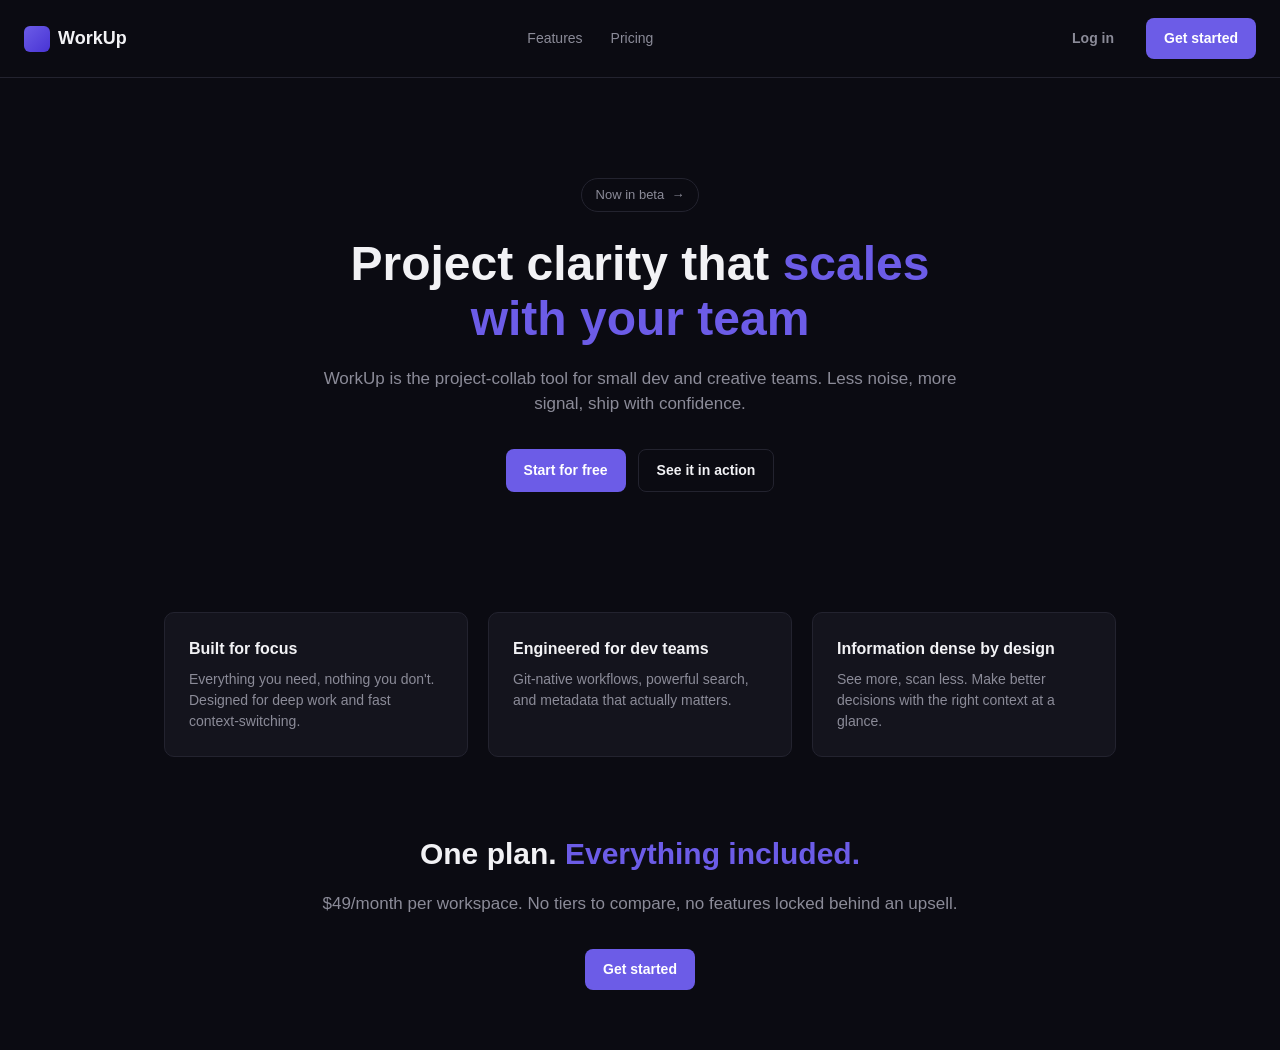
<file: app/frontend/static_files/index.html>
<!DOCTYPE html>
<html lang="en">
<head>
  <meta charset="UTF-8" />
  <meta name="viewport" content="width=device-width, initial-scale=1.0" />
  <title>WorkUp — Project clarity for small teams</title>
  <link rel="stylesheet" href="css/style.css" />
</head>
<body>

  <nav class="nav">
    <div class="nav-logo">
      <div class="nav-logo-mark"></div>
      WorkUp
    </div>
    <div class="nav-links">
      <a href="#features">Features</a>
      <a href="#pricing">Pricing</a>
    </div>
    <div class="nav-actions">
      <a href="login.html" class="btn btn-ghost">Log in</a>
      <a href="login.html" class="btn btn-primary">Get started</a>
    </div>
  </nav>

  <section class="hero">
    <span class="badge">Now in beta &nbsp;→</span>
    <h1>Project clarity that <span class="accent">scales with your team</span></h1>
    <p>WorkUp is the project-collab tool for small dev and creative teams. Less noise, more signal, ship with confidence.</p>
    <div class="hero-actions">
      <a href="login.html" class="btn btn-primary">Start for free</a>
      <a href="login.html" class="btn btn-outline">See it in action</a>
    </div>
  </section>

  <section class="features" id="features">
    <div class="feature-card">
      <h3>Built for focus</h3>
      <p>Everything you need, nothing you don't. Designed for deep work and fast context-switching.</p>
    </div>
    <div class="feature-card">
      <h3>Engineered for dev teams</h3>
      <p>Git-native workflows, powerful search, and metadata that actually matters.</p>
    </div>
    <div class="feature-card">
      <h3>Information dense by design</h3>
      <p>See more, scan less. Make better decisions with the right context at a glance.</p>
    </div>
  </section>

  <section class="hero" id="pricing" style="padding-top: 20px;">
    <h1 style="font-size: 30px;">One plan. <span class="accent">Everything included.</span></h1>
    <p>$49/month per workspace. No tiers to compare, no features locked behind an upsell.</p>
    <a href="login.html" class="btn btn-primary">Get started</a>
  </section>

</body>
</html>
</file>
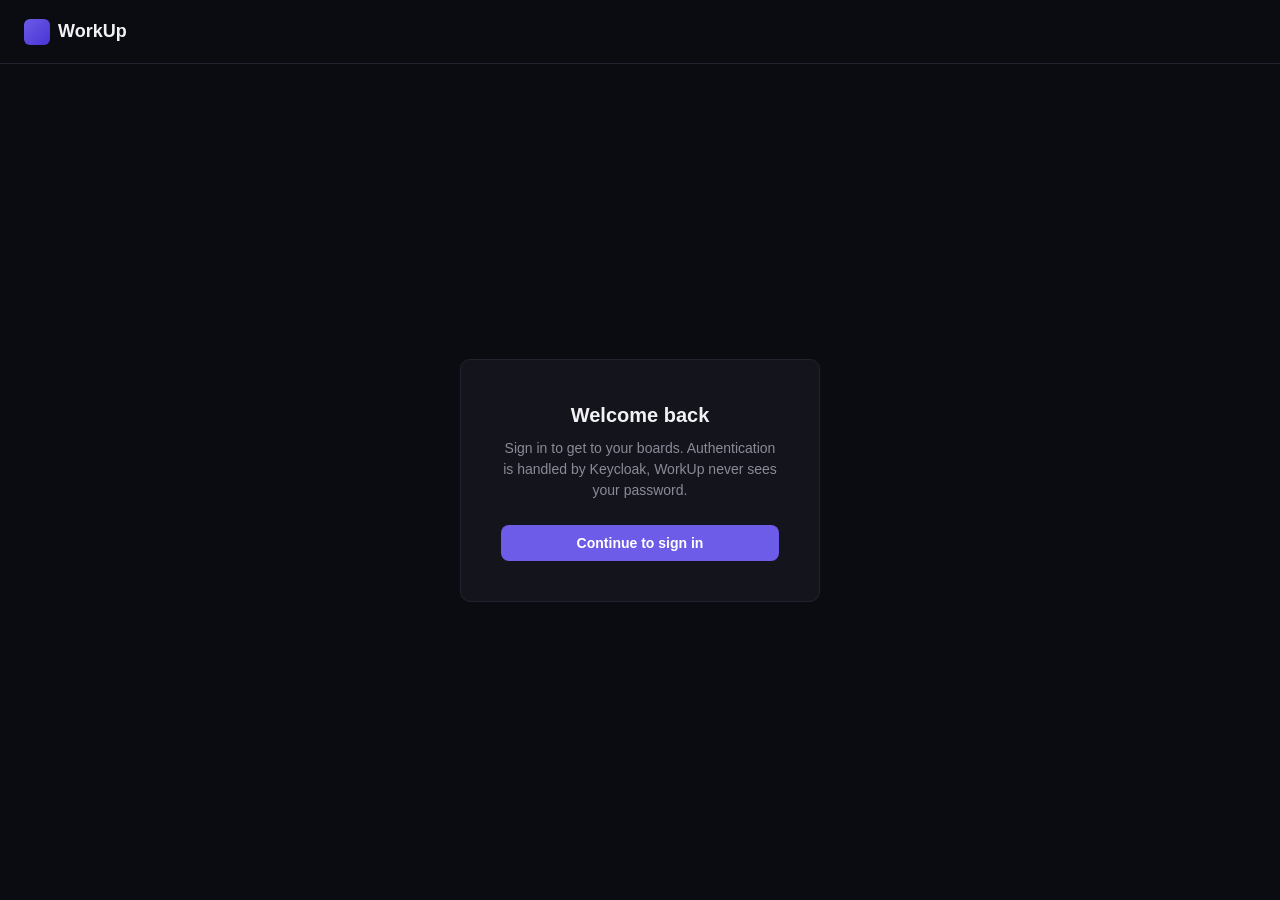
<file: app/frontend/static_files/dashboard.html>
<!DOCTYPE html>
<html lang="en">
<head>
  <meta charset="UTF-8" />
  <meta name="viewport" content="width=device-width, initial-scale=1.0" />
  <title>Board — WorkUp</title>
  <link rel="stylesheet" href="css/style.css" />
</head>
<body>

  <nav class="nav">
    <a href="index.html" class="nav-logo">
      <div class="nav-logo-mark"></div>
      WorkUp
    </a>
    <div class="nav-links">
      <a href="dashboard.html">Board</a>
      <a href="billing.html">Billing</a>
    </div>
    <div class="nav-actions">
      <button id="logout-btn" class="btn btn-ghost">Log out</button>
    </div>
  </nav>

  <div class="board-header">
    <div><strong>Acme Web Platform</strong> <span style="color: var(--text-muted);">/ Board</span></div>
  </div>

  <div class="board">
    <div class="column">
      <div class="column-title">Backlog <span class="count">3</span></div>
      <div class="task-card">API rate limiting middleware
        <div class="task-meta"><span>API · #2105</span><span>May 18</span></div>
      </div>
      <div class="task-card">Refactor auth flow
        <div class="task-meta"><span>SDK · #2101</span><span>May 16</span></div>
      </div>
      <div class="task-card">Add org-level roles
        <div class="task-meta"><span>Auth · #2098</span><span>May 15</span></div>
      </div>
    </div>
    <div class="column">
      <div class="column-title">In Progress <span class="count">2</span></div>
      <div class="task-card">Improve dashboard loading state
        <div class="task-meta"><span>Web · #2110</span><span>May 20</span></div>
      </div>
      <div class="task-card">Fix race condition in job scheduler
        <div class="task-meta"><span>Infra · #2107</span><span>May 19</span></div>
      </div>
    </div>
    <div class="column">
      <div class="column-title">In Review <span class="count">1</span></div>
      <div class="task-card">User settings permissions
        <div class="task-meta"><span>Web · #2104</span><span>May 17</span></div>
      </div>
    </div>
    <div class="column">
      <div class="column-title">Done <span class="count">2</span></div>
      <div class="task-card">Initial project setup
        <div class="task-meta"><span>Infra · #2095</span><span>May 13</span></div>
      </div>
      <div class="task-card">CI pipeline for PRs
        <div class="task-meta"><span>Infra · #2094</span><span>May 12</span></div>
      </div>
    </div>
  </div>

  <script src="js/config.js"></script>
  <script src="js/auth.js"></script>
  <script src="js/nav.js"></script>
  <script>
    (async () => {
      const session = await Auth.handleRedirect();
      if (!session) window.location.href = "login.html";
    })();
  </script>
</body>
</html>
</file>
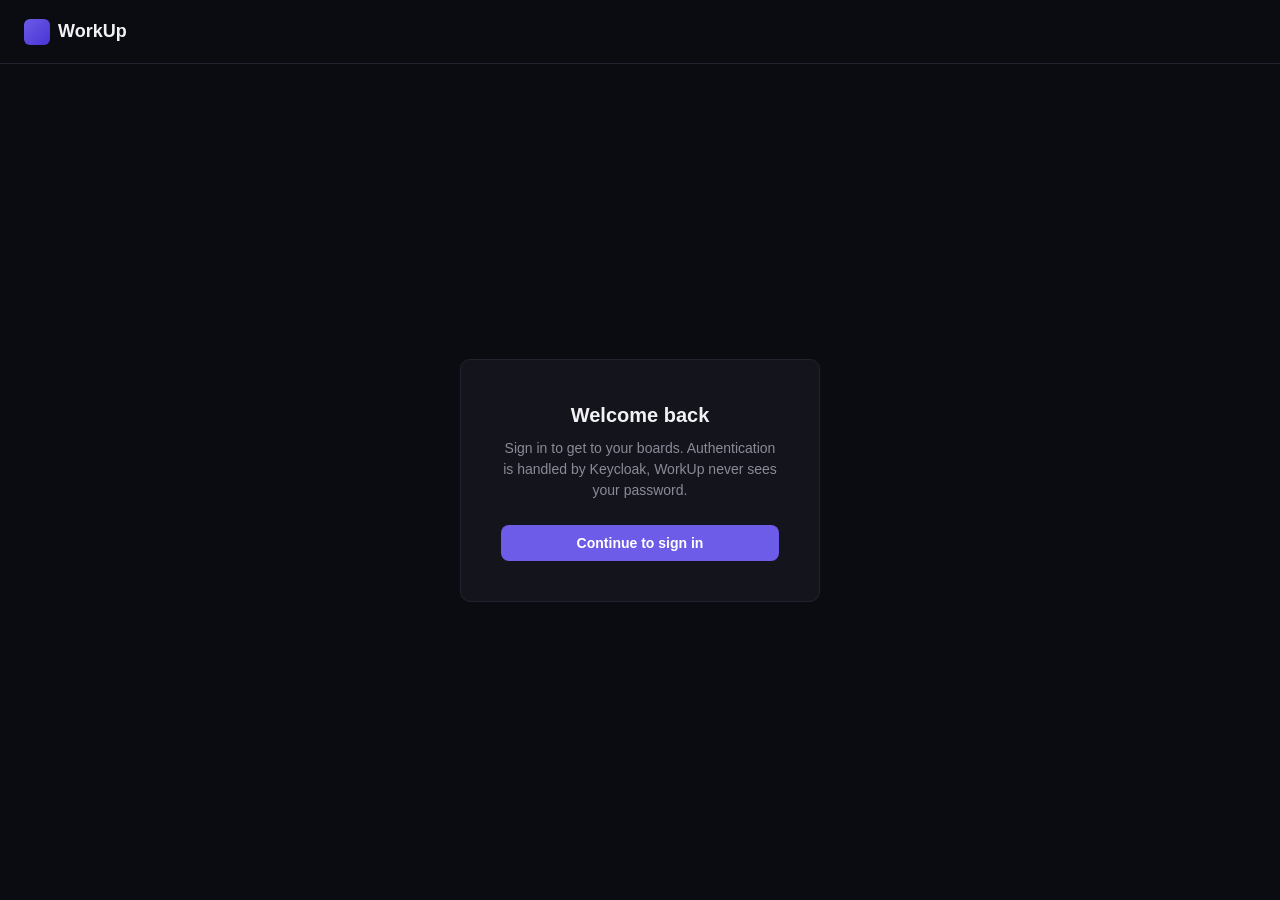
<file: app/frontend/static_files/login.html>
<!DOCTYPE html>
<html lang="en">
<head>
  <meta charset="UTF-8" />
  <meta name="viewport" content="width=device-width, initial-scale=1.0" />
  <title>Log in — WorkUp</title>
  <link rel="stylesheet" href="css/style.css" />
</head>
<body>

  <nav class="nav">
    <a href="index.html" class="nav-logo">
      <div class="nav-logo-mark"></div>
      WorkUp
    </a>
  </nav>

  <div class="auth-wrap">
    <div class="auth-card">
      <h2>Welcome back</h2>
      <p>Sign in to get to your boards. Authentication is handled by Keycloak, WorkUp never sees your password.</p>
      <button id="login-btn" class="btn btn-primary">Continue to sign in</button>
    </div>
  </div>

  <script src="js/config.js"></script>
  <script src="js/auth.js"></script>
  <script>
    document.getElementById("login-btn").addEventListener("click", () => Auth.login());
  </script>
</body>
</html>
</file>
<file: app/frontend/static_files/css/style.css>
/* ── WorkUp shared styles ─────────────────────────────────────────
   One file, one theme, CSS variables at the top so the whole look
   can be changed in one place. Deliberately plain: this project is
   not a design showcase, it's the frontend shell around a PCI DSS
   payment/auth architecture. */

:root {
  --bg: #0b0b12;
  --bg-elevated: #14141d;
  --border: #23232f;
  --text: #f2f2f5;
  --text-muted: #8b8b98;
  --accent: #6c5ce7;
  --accent-hover: #7c6cf0;
  --success: #34d399;
  --radius: 10px;
  --font: -apple-system, BlinkMacSystemFont, "Segoe UI", Inter, sans-serif;
}

* { box-sizing: border-box; margin: 0; padding: 0; }

body {
  background: var(--bg);
  color: var(--text);
  font-family: var(--font);
  line-height: 1.5;
}

a { color: inherit; text-decoration: none; }
ul { list-style: none; }

.container {
  max-width: 1200px;
  margin: 0 auto;
  padding: 0 24px;
}

/* ── Nav ─────────────────────────────────────────────────────────── */
.nav {
  display: flex;
  align-items: center;
  justify-content: space-between;
  padding: 18px 24px;
  border-bottom: 1px solid var(--border);
}

.nav-logo {
  display: flex;
  align-items: center;
  gap: 8px;
  font-weight: 700;
  font-size: 18px;
}

.nav-logo-mark {
  width: 26px;
  height: 26px;
  border-radius: 6px;
  background: linear-gradient(135deg, var(--accent), #4834d4);
}

.nav-links {
  display: flex;
  gap: 28px;
  color: var(--text-muted);
  font-size: 14px;
}

.nav-links a:hover { color: var(--text); }

.nav-actions { display: flex; align-items: center; gap: 14px; }

/* ── Buttons ─────────────────────────────────────────────────────── */
.btn {
  display: inline-flex;
  align-items: center;
  gap: 6px;
  border: none;
  border-radius: 8px;
  padding: 10px 18px;
  font-size: 14px;
  font-weight: 600;
  cursor: pointer;
  transition: background 0.15s ease;
}

.btn-primary { background: var(--accent); color: white; }
.btn-primary:hover { background: var(--accent-hover); }

.btn-ghost { background: transparent; color: var(--text-muted); }
.btn-ghost:hover { color: var(--text); }

.btn-outline {
  background: transparent;
  color: var(--text);
  border: 1px solid var(--border);
}
.btn-outline:hover { border-color: var(--accent); }

/* ── Hero (home page) ───────────────────────────────────────────── */
.hero {
  padding: 100px 24px 60px;
  text-align: center;
  max-width: 720px;
  margin: 0 auto;
}

.badge {
  display: inline-block;
  border: 1px solid var(--border);
  border-radius: 999px;
  padding: 6px 14px;
  font-size: 13px;
  color: var(--text-muted);
  margin-bottom: 24px;
}

.hero h1 {
  font-size: 48px;
  font-weight: 700;
  line-height: 1.15;
  margin-bottom: 20px;
}

.hero h1 .accent { color: var(--accent); }

.hero p {
  color: var(--text-muted);
  font-size: 17px;
  margin-bottom: 32px;
}

.hero-actions { display: flex; gap: 12px; justify-content: center; }

.features {
  display: grid;
  grid-template-columns: repeat(3, 1fr);
  gap: 20px;
  padding: 60px 24px;
  max-width: 1000px;
  margin: 0 auto;
}

.feature-card {
  background: var(--bg-elevated);
  border: 1px solid var(--border);
  border-radius: var(--radius);
  padding: 24px;
}

.feature-card h3 { font-size: 16px; margin-bottom: 8px; }
.feature-card p { color: var(--text-muted); font-size: 14px; }

/* ── Auth pages (login) ─────────────────────────────────────────── */
.auth-wrap {
  min-height: calc(100vh - 68px);
  display: flex;
  align-items: center;
  justify-content: center;
}

.auth-card {
  background: var(--bg-elevated);
  border: 1px solid var(--border);
  border-radius: var(--radius);
  padding: 40px;
  width: 360px;
  text-align: center;
}

.auth-card h2 { font-size: 20px; margin-bottom: 8px; }
.auth-card p { color: var(--text-muted); font-size: 14px; margin-bottom: 24px; }
.auth-card .btn { width: 100%; justify-content: center; }

/* ── Dashboard ───────────────────────────────────────────────────── */
.board-header {
  display: flex;
  justify-content: space-between;
  align-items: center;
  padding: 20px 24px;
  border-bottom: 1px solid var(--border);
}

.board {
  display: grid;
  grid-template-columns: repeat(4, 1fr);
  gap: 16px;
  padding: 24px;
}

.column {
  background: var(--bg-elevated);
  border: 1px solid var(--border);
  border-radius: var(--radius);
  padding: 14px;
}

.column-title {
  display: flex;
  align-items: center;
  gap: 8px;
  font-size: 14px;
  font-weight: 600;
  margin-bottom: 14px;
  color: var(--text-muted);
}

.column-title .count {
  background: var(--bg);
  border-radius: 999px;
  padding: 1px 8px;
  font-size: 12px;
}

.task-card {
  background: var(--bg);
  border: 1px solid var(--border);
  border-left: 3px solid var(--accent);
  border-radius: 8px;
  padding: 12px;
  margin-bottom: 10px;
  font-size: 14px;
}

.task-meta {
  display: flex;
  justify-content: space-between;
  color: var(--text-muted);
  font-size: 12px;
  margin-top: 8px;
}

/* ── Billing page ────────────────────────────────────────────────── */
.billing-wrap {
  max-width: 480px;
  margin: 80px auto;
  padding: 0 24px;
  text-align: center;
}

.plan-card {
  background: var(--bg-elevated);
  border: 1px solid var(--border);
  border-radius: var(--radius);
  padding: 36px;
}

.plan-card .price {
  font-size: 40px;
  font-weight: 700;
  margin: 12px 0 4px;
}

.plan-card .price span { font-size: 15px; color: var(--text-muted); font-weight: 400; }

.plan-card ul { margin: 20px 0 28px; text-align: left; }
.plan-card li {
  color: var(--text-muted);
  font-size: 14px;
  padding: 6px 0;
}
.plan-card li::before { content: "✓ "; color: var(--success); }

.plan-card .btn { width: 100%; justify-content: center; }

/* ── Stripe embedded checkout modal ─────────────────────────────── */
.modal-overlay {
  display: none;
  position: fixed;
  inset: 0;
  background: rgba(0, 0, 0, 0.7);
  align-items: center;
  justify-content: center;
  z-index: 100;
}

.modal-overlay.open { display: flex; }

.modal-box {
  background: var(--bg-elevated);
  border: 1px solid var(--border);
  border-radius: var(--radius);
  width: min(480px, 92vw);
  max-height: 88vh;
  overflow-y: auto;
  padding: 20px;
  position: relative;
}

.modal-close {
  position: absolute;
  top: 14px;
  right: 14px;
  background: none;
  border: none;
  color: var(--text-muted);
  font-size: 20px;
  cursor: pointer;
}
.modal-close:hover { color: var(--text); }

@media (max-width: 720px) {
  .features { grid-template-columns: 1fr; }
  .board { grid-template-columns: 1fr; }
  .hero h1 { font-size: 34px; }
}
</file>
